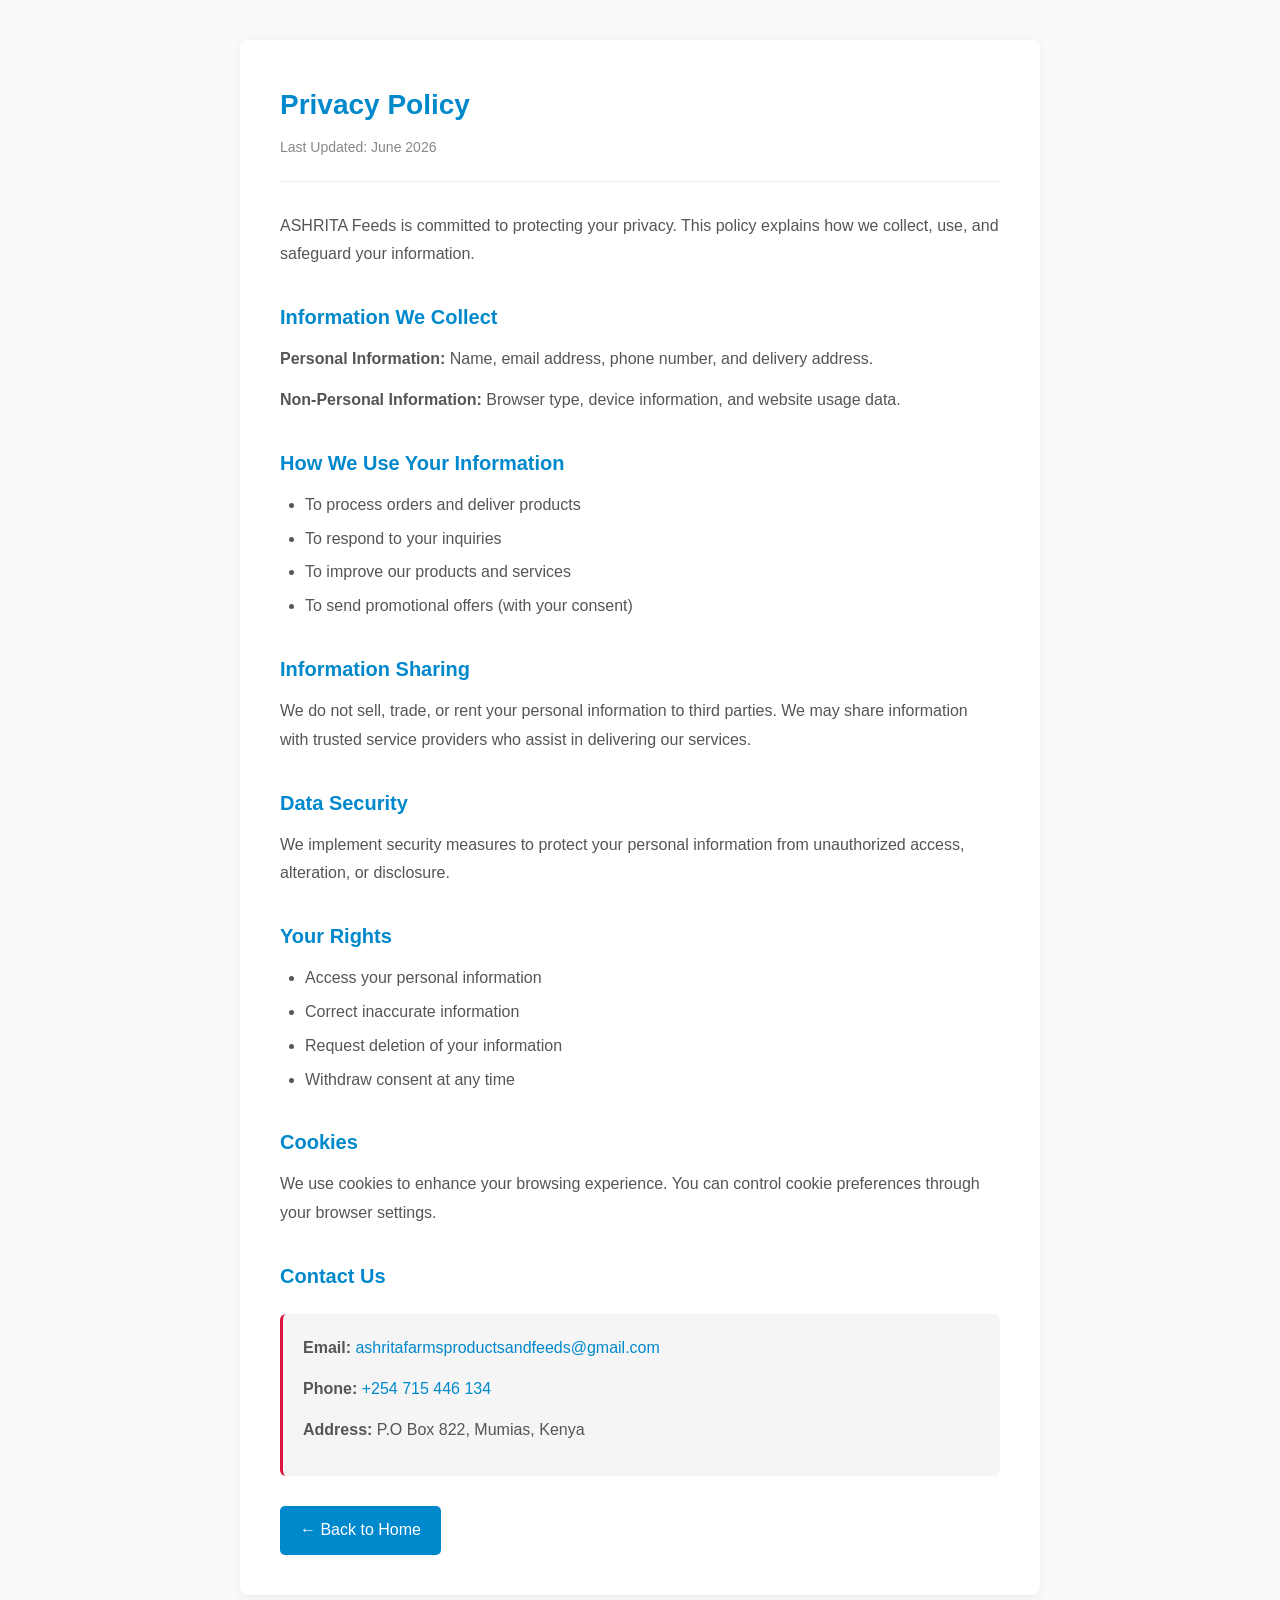
<file: privacypolicy.html>
<!DOCTYPE html>
<html lang="en">
<head>
    <meta charset="UTF-8">
    <meta name="viewport" content="width=device-width, initial-scale=1.0">
    <title>ASHRITA - Privacy Policy</title>
    <style>
        * {
            margin: 0;
            padding: 0;
            box-sizing: border-box;
        }
        body {
            font-family: Arial, sans-serif;
            line-height: 1.8;
            color: #333;
            background: #f9f9f9;
            padding: 40px 20px;
        }
        .container {
            max-width: 800px;
            margin: 0 auto;
            background: white;
            padding: 40px;
            border-radius: 8px;
            box-shadow: 0 2px 10px rgba(0,0,0,0.05);
        }
        h1 {
            font-size: 28px;
            color: #0088CC;
            margin-bottom: 5px;
        }
        .date {
            color: #888;
            font-size: 14px;
            margin-bottom: 30px;
            padding-bottom: 20px;
            border-bottom: 1px solid #eee;
        }
        h2 {
            font-size: 20px;
            color: #0088CC;
            margin-top: 30px;
            margin-bottom: 10px;
        }
        h3 {
            font-size: 17px;
            color: #DC143C;
            margin-top: 20px;
            margin-bottom: 8px;
        }
        p {
            margin-bottom: 12px;
            color: #555;
        }
        ul {
            margin: 10px 0 15px 25px;
            color: #555;
        }
        ul li {
            margin-bottom: 5px;
        }
        a {
            color: #0088CC;
            text-decoration: none;
        }
        a:hover {
            text-decoration: underline;
        }
        .contact-box {
            background: #f5f5f5;
            padding: 20px;
            border-radius: 6px;
            margin-top: 20px;
            border-left: 3px solid #DC143C;
        }
        .back-link {
            display: inline-block;
            margin-top: 30px;
            padding: 10px 20px;
            background: #0088CC;
            color: white;
            border-radius: 5px;
            text-decoration: none;
        }
        .back-link:hover {
            background: #0066aa;
        }
        @media (max-width: 600px) {
            body { padding: 20px 15px; }
            .container { padding: 25px; }
            h1 { font-size: 22px; }
        }
    </style>
</head>
<body>
    <div class="container">
        <h1>Privacy Policy</h1>
        <div class="date">Last Updated: June 2026</div>

        <p>ASHRITA Feeds is committed to protecting your privacy. This policy explains how we collect, use, and safeguard your information.</p>

        <h2>Information We Collect</h2>
        <p><strong>Personal Information:</strong> Name, email address, phone number, and delivery address.</p>
        <p><strong>Non-Personal Information:</strong> Browser type, device information, and website usage data.</p>

        <h2>How We Use Your Information</h2>
        <ul>
            <li>To process orders and deliver products</li>
            <li>To respond to your inquiries</li>
            <li>To improve our products and services</li>
            <li>To send promotional offers (with your consent)</li>
        </ul>

        <h2>Information Sharing</h2>
        <p>We do not sell, trade, or rent your personal information to third parties. We may share information with trusted service providers who assist in delivering our services.</p>

        <h2>Data Security</h2>
        <p>We implement security measures to protect your personal information from unauthorized access, alteration, or disclosure.</p>

        <h2>Your Rights</h2>
        <ul>
            <li>Access your personal information</li>
            <li>Correct inaccurate information</li>
            <li>Request deletion of your information</li>
            <li>Withdraw consent at any time</li>
        </ul>

        <h2>Cookies</h2>
        <p>We use cookies to enhance your browsing experience. You can control cookie preferences through your browser settings.</p>

        <h2>Contact Us</h2>
        <div class="contact-box">
            <p><strong>Email:</strong> <a href="mailto:ashritafarmsproductsandfeeds@gmail.com">ashritafarmsproductsandfeeds@gmail.com</a></p>
            <p><strong>Phone:</strong> <a href="tel:+254715446134">+254 715 446 134</a></p>
            <p><strong>Address:</strong> P.O Box 822, Mumias, Kenya</p>
        </div>

        <a href="index.html" class="back-link">← Back to Home</a>
    </div>
</body>
</html>
</file>
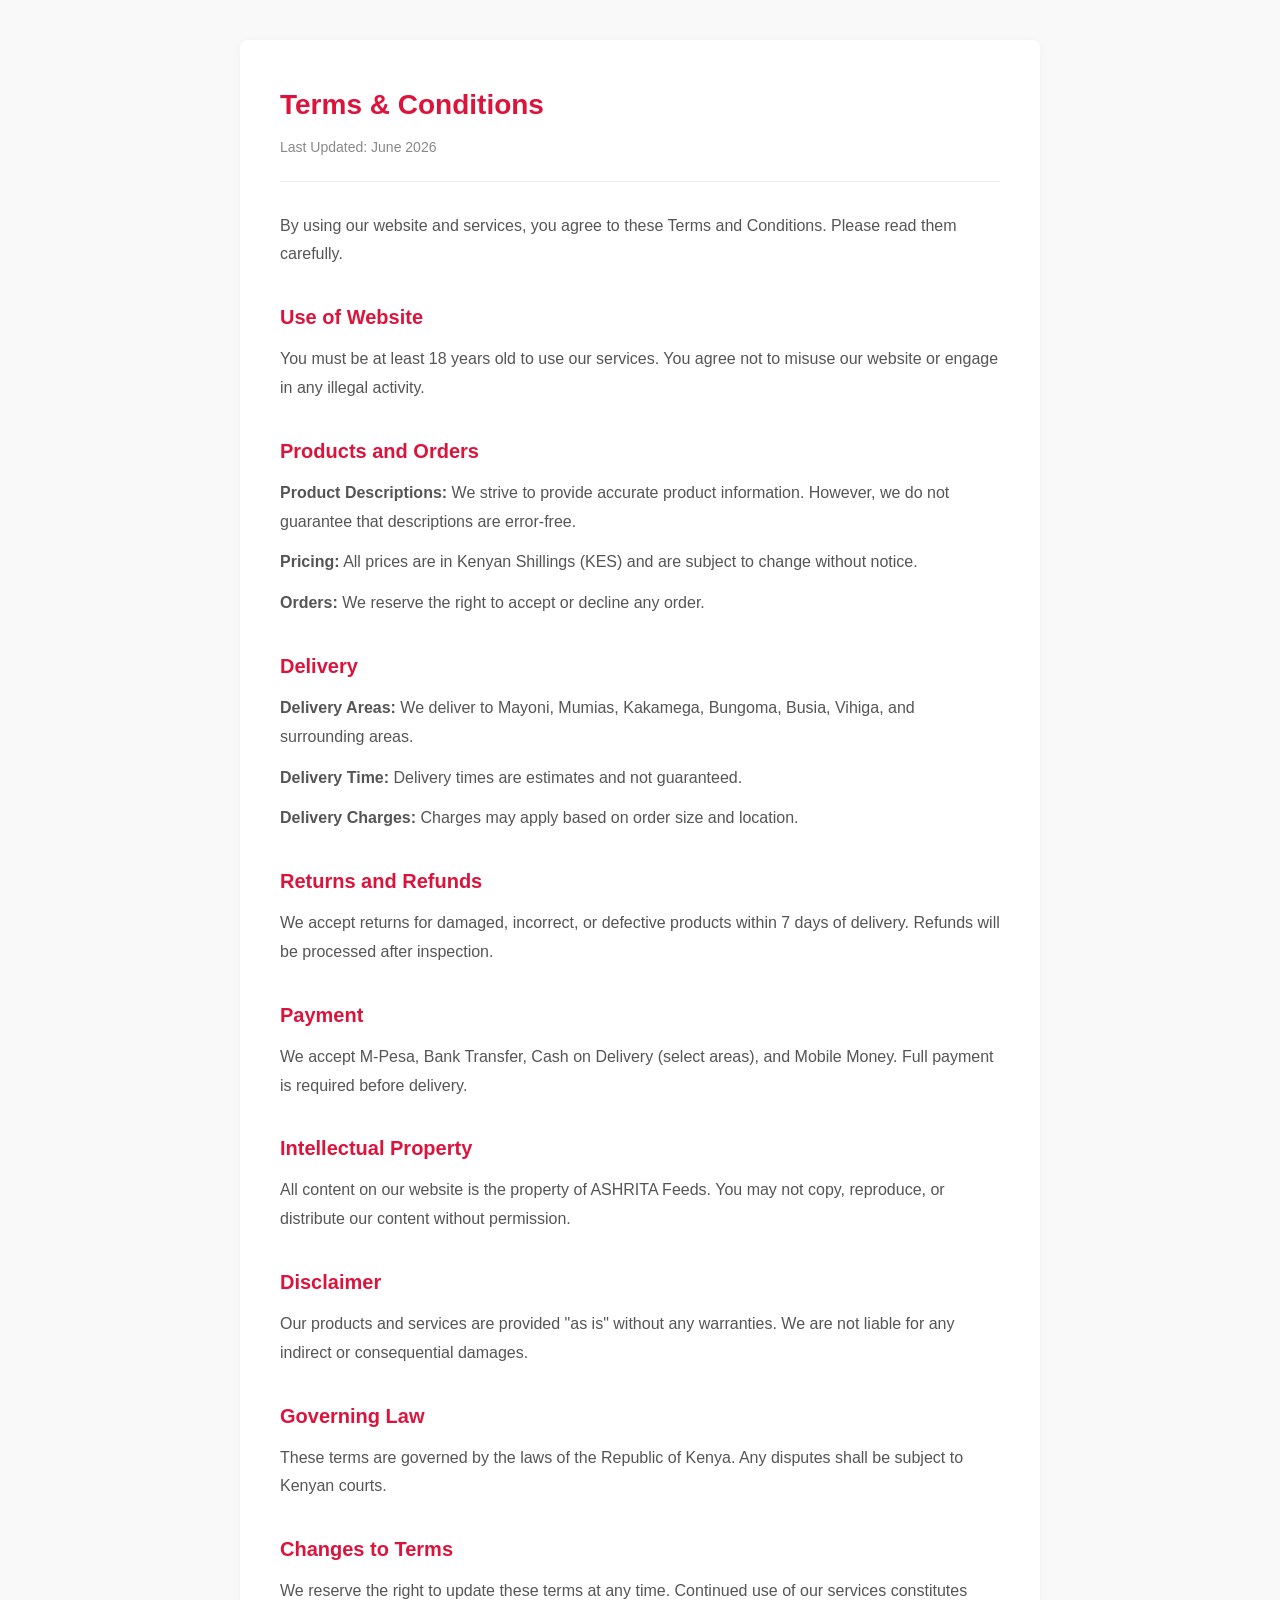
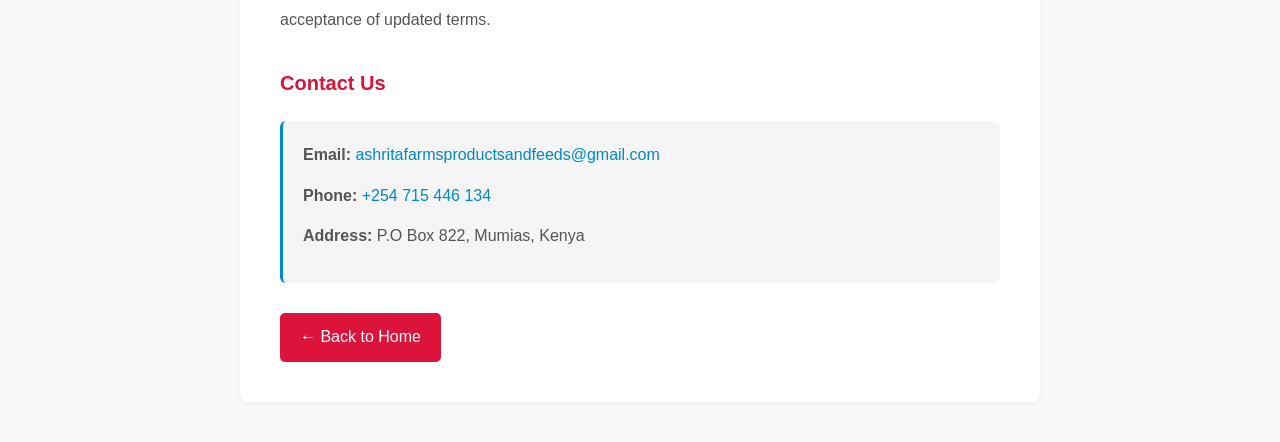
<file: termsandconditions.html>
<!DOCTYPE html>
<html lang="en">
<head>
    <meta charset="UTF-8">
    <meta name="viewport" content="width=device-width, initial-scale=1.0">
    <title>ASHRITA - Terms & Conditions</title>
    <style>
        * {
            margin: 0;
            padding: 0;
            box-sizing: border-box;
        }
        body {
            font-family: Arial, sans-serif;
            line-height: 1.8;
            color: #333;
            background: #f9f9f9;
            padding: 40px 20px;
        }
        .container {
            max-width: 800px;
            margin: 0 auto;
            background: white;
            padding: 40px;
            border-radius: 8px;
            box-shadow: 0 2px 10px rgba(0,0,0,0.05);
        }
        h1 {
            font-size: 28px;
            color: #DC143C;
            margin-bottom: 5px;
        }
        .date {
            color: #888;
            font-size: 14px;
            margin-bottom: 30px;
            padding-bottom: 20px;
            border-bottom: 1px solid #eee;
        }
        h2 {
            font-size: 20px;
            color: #DC143C;
            margin-top: 30px;
            margin-bottom: 10px;
        }
        h3 {
            font-size: 17px;
            color: #0088CC;
            margin-top: 20px;
            margin-bottom: 8px;
        }
        p {
            margin-bottom: 12px;
            color: #555;
        }
        ul {
            margin: 10px 0 15px 25px;
            color: #555;
        }
        ul li {
            margin-bottom: 5px;
        }
        a {
            color: #0088CC;
            text-decoration: none;
        }
        a:hover {
            text-decoration: underline;
        }
        .contact-box {
            background: #f5f5f5;
            padding: 20px;
            border-radius: 6px;
            margin-top: 20px;
            border-left: 3px solid #0088CC;
        }
        .back-link {
            display: inline-block;
            margin-top: 30px;
            padding: 10px 20px;
            background: #DC143C;
            color: white;
            border-radius: 5px;
            text-decoration: none;
        }
        .back-link:hover {
            background: #b00a30;
        }
        @media (max-width: 600px) {
            body { padding: 20px 15px; }
            .container { padding: 25px; }
            h1 { font-size: 22px; }
        }
    </style>
</head>
<body>
    <div class="container">
        <h1>Terms & Conditions</h1>
        <div class="date">Last Updated: June 2026</div>

        <p>By using our website and services, you agree to these Terms and Conditions. Please read them carefully.</p>

        <h2>Use of Website</h2>
        <p>You must be at least 18 years old to use our services. You agree not to misuse our website or engage in any illegal activity.</p>

        <h2>Products and Orders</h2>
        <p><strong>Product Descriptions:</strong> We strive to provide accurate product information. However, we do not guarantee that descriptions are error-free.</p>
        <p><strong>Pricing:</strong> All prices are in Kenyan Shillings (KES) and are subject to change without notice.</p>
        <p><strong>Orders:</strong> We reserve the right to accept or decline any order.</p>

        <h2>Delivery</h2>
        <p><strong>Delivery Areas:</strong> We deliver to Mayoni, Mumias, Kakamega, Bungoma, Busia, Vihiga, and surrounding areas.</p>
        <p><strong>Delivery Time:</strong> Delivery times are estimates and not guaranteed.</p>
        <p><strong>Delivery Charges:</strong> Charges may apply based on order size and location.</p>

        <h2>Returns and Refunds</h2>
        <p>We accept returns for damaged, incorrect, or defective products within 7 days of delivery. Refunds will be processed after inspection.</p>

        <h2>Payment</h2>
        <p>We accept M-Pesa, Bank Transfer, Cash on Delivery (select areas), and Mobile Money. Full payment is required before delivery.</p>

        <h2>Intellectual Property</h2>
        <p>All content on our website is the property of ASHRITA Feeds. You may not copy, reproduce, or distribute our content without permission.</p>

        <h2>Disclaimer</h2>
        <p>Our products and services are provided "as is" without any warranties. We are not liable for any indirect or consequential damages.</p>

        <h2>Governing Law</h2>
        <p>These terms are governed by the laws of the Republic of Kenya. Any disputes shall be subject to Kenyan courts.</p>

        <h2>Changes to Terms</h2>
        <p>We reserve the right to update these terms at any time. Continued use of our services constitutes acceptance of updated terms.</p>

        <h2>Contact Us</h2>
        <div class="contact-box">
            <p><strong>Email:</strong> <a href="mailto:ashritafarmsproductsandfeeds@gmail.com">ashritafarmsproductsandfeeds@gmail.com</a></p>
            <p><strong>Phone:</strong> <a href="tel:+254715446134">+254 715 446 134</a></p>
            <p><strong>Address:</strong> P.O Box 822, Mumias, Kenya</p>
        </div>

        <a href="index.html" class="back-link">← Back to Home</a>
    </div>
</body>
</html>
</file>
